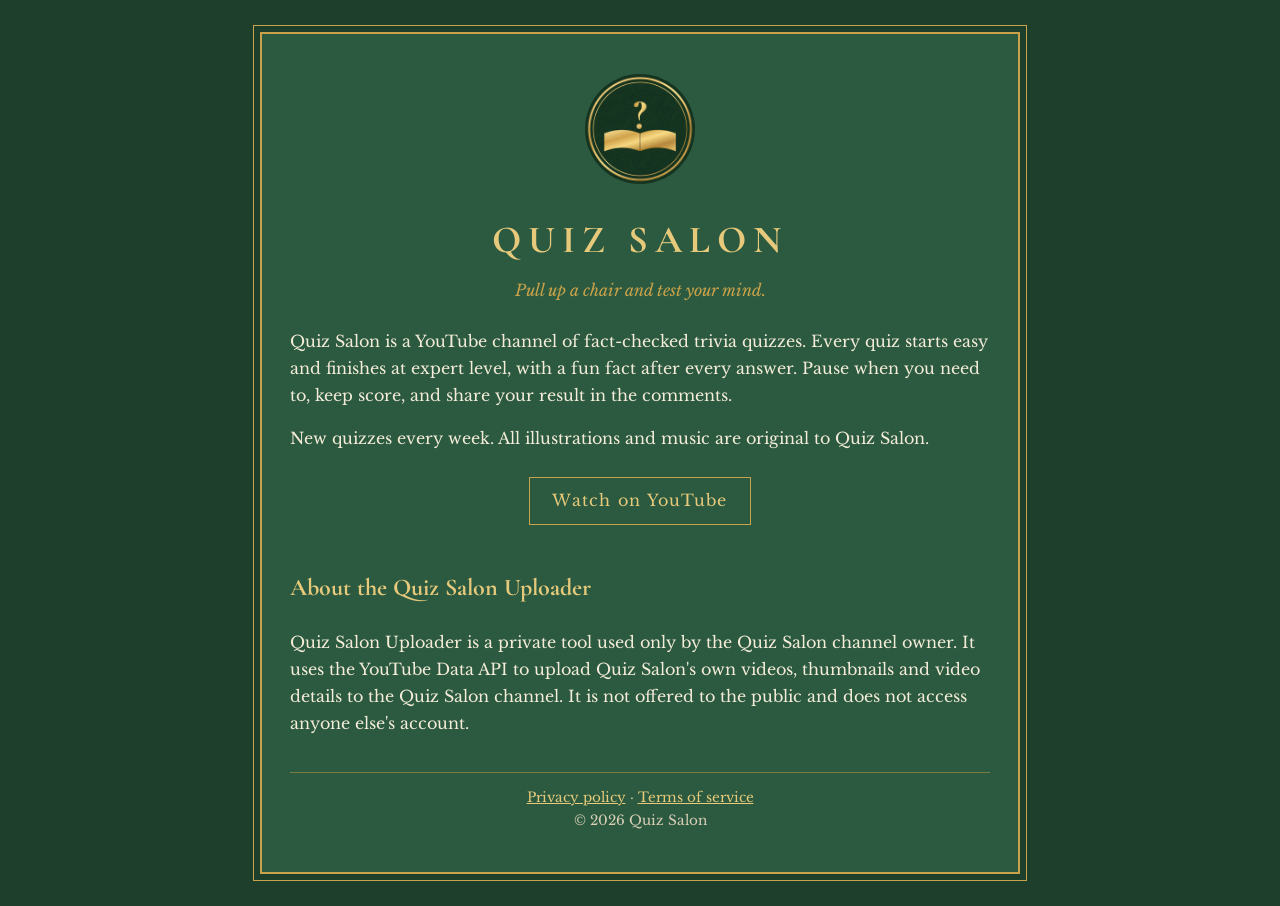
<file: index.html>
<!doctype html>
<html lang="en"><head><meta charset="utf-8"><meta name="viewport" content="width=device-width,initial-scale=1">
<title>Quiz Salon</title>
<meta name="description" content="Quiz Salon: fact-checked trivia quizzes on YouTube that start easy and finish at expert level.">
<link rel="preconnect" href="https://fonts.googleapis.com"><link rel="preconnect" href="https://fonts.gstatic.com" crossorigin>
<link href="https://fonts.googleapis.com/css2?family=Cormorant+Garamond:wght@700&family=Libre+Baskerville:ital@0;1&display=swap" rel="stylesheet">
<link rel="stylesheet" href="style.css"><link rel="icon" href="crest.png"></head>
<body><main class="frame">
<header><img src="crest.png" alt="Quiz Salon crest"><h1>QUIZ SALON</h1><p class="tag">Pull up a chair and test your mind.</p></header>
<p>Quiz Salon is a YouTube channel of fact-checked trivia quizzes. Every quiz starts easy and finishes at expert level, with a fun fact after every answer. Pause when you need to, keep score, and share your result in the comments.</p>
<p>New quizzes every week. All illustrations and music are original to Quiz Salon.</p>
<p style="text-align:center"><a class="btn" href="https://www.youtube.com/@QuizSalon">Watch on YouTube</a></p>
<h2>About the Quiz Salon Uploader</h2>
<p>Quiz Salon Uploader is a private tool used only by the Quiz Salon channel owner. It uses the YouTube Data API to upload Quiz Salon's own videos, thumbnails and video details to the Quiz Salon channel. It is not offered to the public and does not access anyone else's account.</p>
<footer><a href="privacy.html">Privacy policy</a> · <a href="terms.html">Terms of service</a><br>© 2026 Quiz Salon</footer>
</main></body></html>
</file>
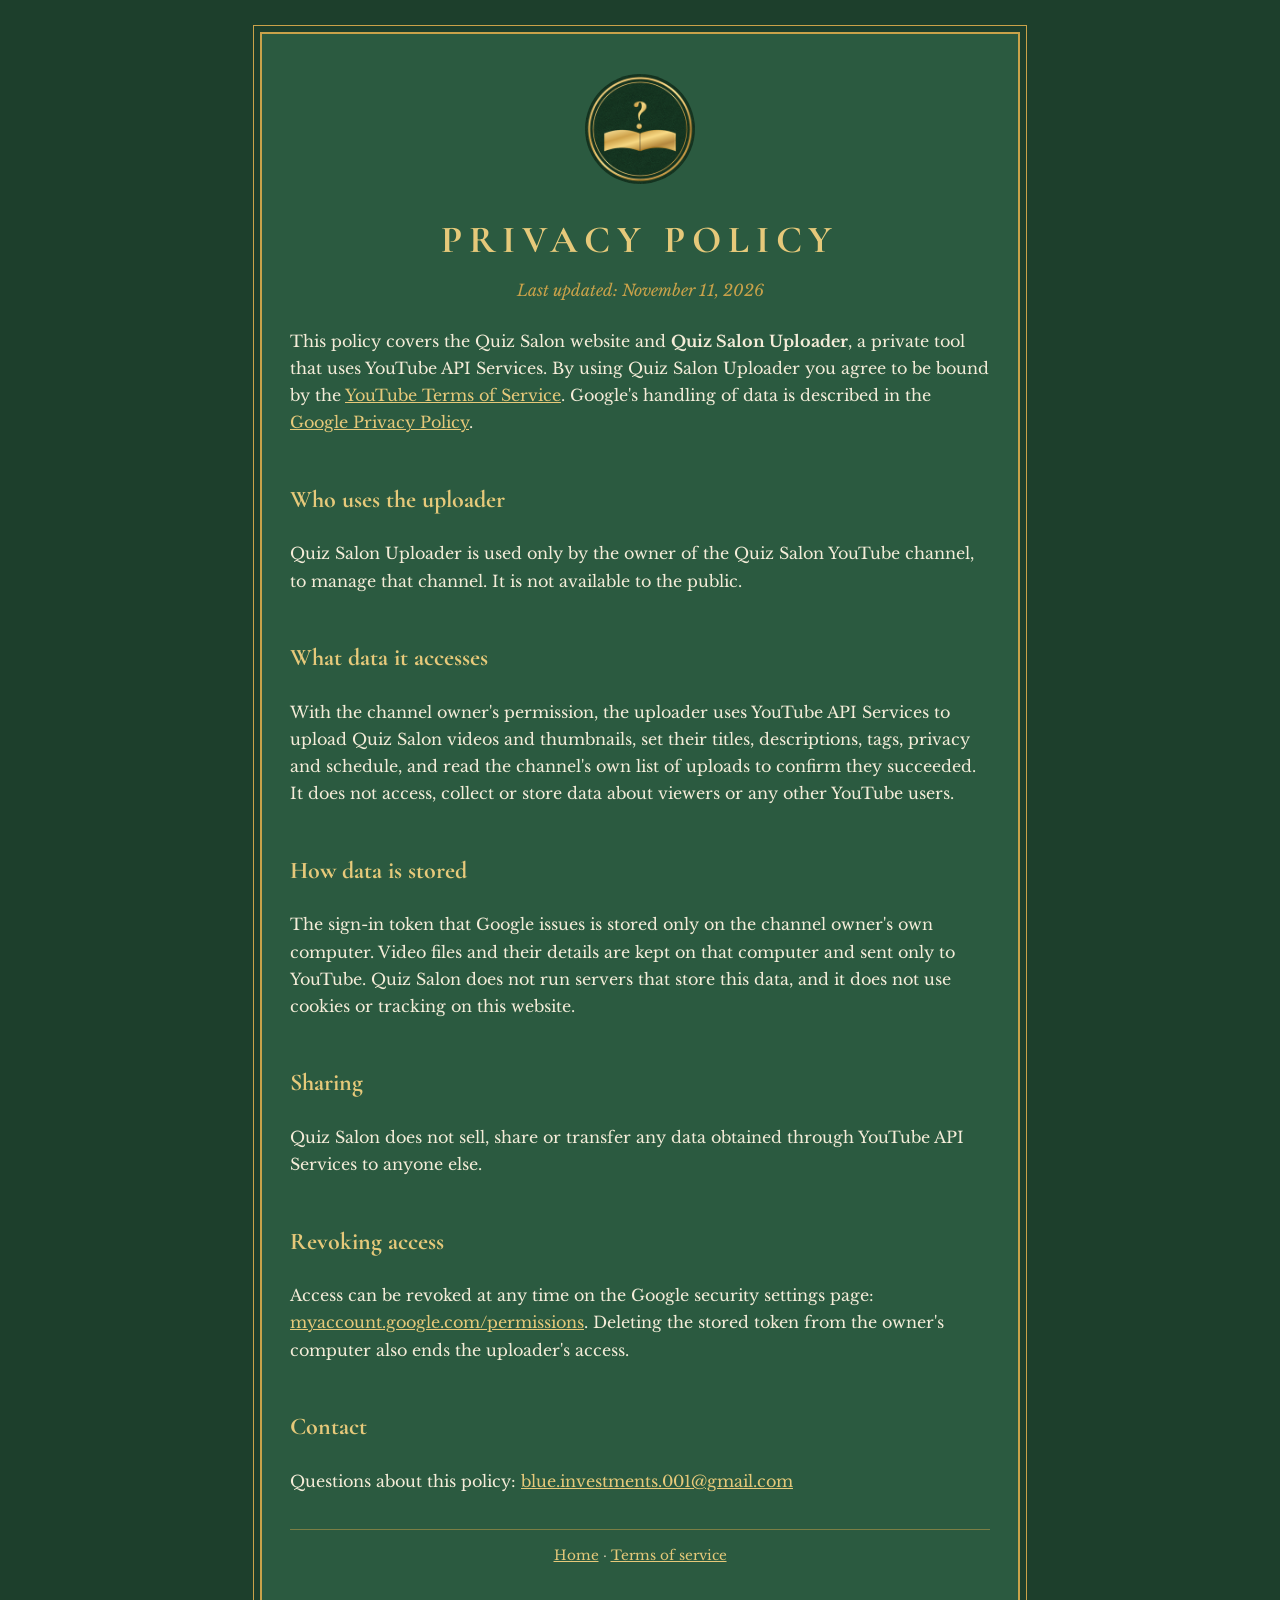
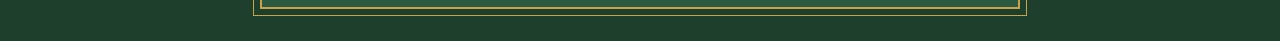
<file: privacy.html>
<!doctype html>
<html lang="en"><head><meta charset="utf-8"><meta name="viewport" content="width=device-width,initial-scale=1">
<title>Privacy Policy · Quiz Salon</title>
<link href="https://fonts.googleapis.com/css2?family=Cormorant+Garamond:wght@700&family=Libre+Baskerville:ital@0;1&display=swap" rel="stylesheet">
<link rel="stylesheet" href="style.css"><link rel="icon" href="crest.png"></head>
<body><main class="frame">
<header><a href="index.html"><img src="crest.png" alt="Quiz Salon crest"></a><h1>PRIVACY POLICY</h1><p class="tag">Last updated: November 11, 2026</p></header>
<p>This policy covers the Quiz Salon website and <strong>Quiz Salon Uploader</strong>, a private tool that uses YouTube API Services. By using Quiz Salon Uploader you agree to be bound by the <a href="https://www.youtube.com/t/terms">YouTube Terms of Service</a>. Google's handling of data is described in the <a href="https://policies.google.com/privacy">Google Privacy Policy</a>.</p>
<h2>Who uses the uploader</h2>
<p>Quiz Salon Uploader is used only by the owner of the Quiz Salon YouTube channel, to manage that channel. It is not available to the public.</p>
<h2>What data it accesses</h2>
<p>With the channel owner's permission, the uploader uses YouTube API Services to upload Quiz Salon videos and thumbnails, set their titles, descriptions, tags, privacy and schedule, and read the channel's own list of uploads to confirm they succeeded. It does not access, collect or store data about viewers or any other YouTube users.</p>
<h2>How data is stored</h2>
<p>The sign-in token that Google issues is stored only on the channel owner's own computer. Video files and their details are kept on that computer and sent only to YouTube. Quiz Salon does not run servers that store this data, and it does not use cookies or tracking on this website.</p>
<h2>Sharing</h2>
<p>Quiz Salon does not sell, share or transfer any data obtained through YouTube API Services to anyone else.</p>
<h2>Revoking access</h2>
<p>Access can be revoked at any time on the Google security settings page: <a href="https://myaccount.google.com/permissions">myaccount.google.com/permissions</a>. Deleting the stored token from the owner's computer also ends the uploader's access.</p>
<h2>Contact</h2>
<p>Questions about this policy: <a href="mailto:blue.investments.001@gmail.com">blue.investments.001@gmail.com</a></p>
<footer><a href="index.html">Home</a> · <a href="terms.html">Terms of service</a></footer>
</main></body></html>
</file>
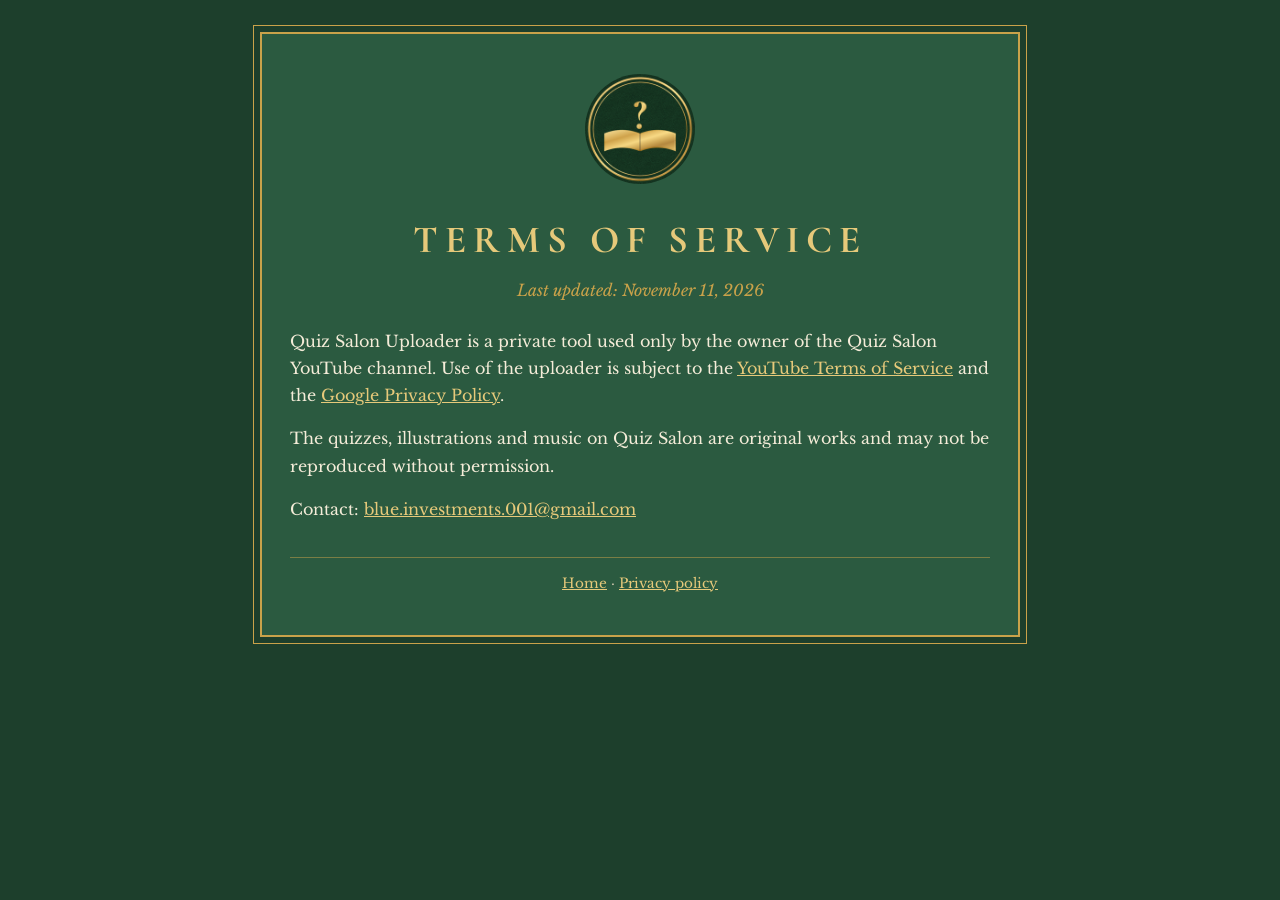
<file: terms.html>
<!doctype html>
<html lang="en"><head><meta charset="utf-8"><meta name="viewport" content="width=device-width,initial-scale=1">
<title>Terms of Service · Quiz Salon</title>
<link href="https://fonts.googleapis.com/css2?family=Cormorant+Garamond:wght@700&family=Libre+Baskerville:ital@0;1&display=swap" rel="stylesheet">
<link rel="stylesheet" href="style.css"><link rel="icon" href="crest.png"></head>
<body><main class="frame">
<header><a href="index.html"><img src="crest.png" alt="Quiz Salon crest"></a><h1>TERMS OF SERVICE</h1><p class="tag">Last updated: November 11, 2026</p></header>
<p>Quiz Salon Uploader is a private tool used only by the owner of the Quiz Salon YouTube channel. Use of the uploader is subject to the <a href="https://www.youtube.com/t/terms">YouTube Terms of Service</a> and the <a href="https://policies.google.com/privacy">Google Privacy Policy</a>.</p>
<p>The quizzes, illustrations and music on Quiz Salon are original works and may not be reproduced without permission.</p>
<p>Contact: <a href="mailto:blue.investments.001@gmail.com">blue.investments.001@gmail.com</a></p>
<footer><a href="index.html">Home</a> · <a href="privacy.html">Privacy policy</a></footer>
</main></body></html>
</file>
<file: style.css>
:root{--leather:#2b5a40;--leather-dark:#1d3f2c;--gold:#c9a24a;--gold-light:#e6c97a;--cream:#f4ecd8;--ink:#1f1a14}
*{box-sizing:border-box}
body{margin:0;background:var(--leather-dark);color:var(--cream);font-family:"Libre Baskerville",Georgia,serif;line-height:1.7}
.frame{max-width:760px;margin:32px auto;padding:40px 28px;border:2px solid var(--gold);outline:1px solid var(--gold);outline-offset:6px;background:var(--leather)}
header{text-align:center}
header img{width:110px;height:110px;border-radius:50%}
h1{font-family:"Cormorant Garamond",Georgia,serif;font-weight:700;letter-spacing:.18em;color:var(--gold-light);font-size:2.4rem;margin:.4em 0 .1em}
h2{font-family:"Cormorant Garamond",Georgia,serif;color:var(--gold-light);font-size:1.5rem;margin-top:1.8em}
.tag{color:var(--gold);font-style:italic;margin:0 0 1.5em}
a{color:var(--gold-light)}
.btn{display:inline-block;margin-top:.5em;padding:.6em 1.4em;border:1px solid var(--gold);color:var(--gold-light);text-decoration:none;letter-spacing:.08em}
footer{margin-top:2.5em;padding-top:1em;border-top:1px solid rgba(201,162,74,.5);font-size:.85rem;text-align:center;color:#d9cfb6}
@media (max-width:600px){.frame{margin:16px;padding:28px 18px}h1{font-size:1.9rem}}
</file>
